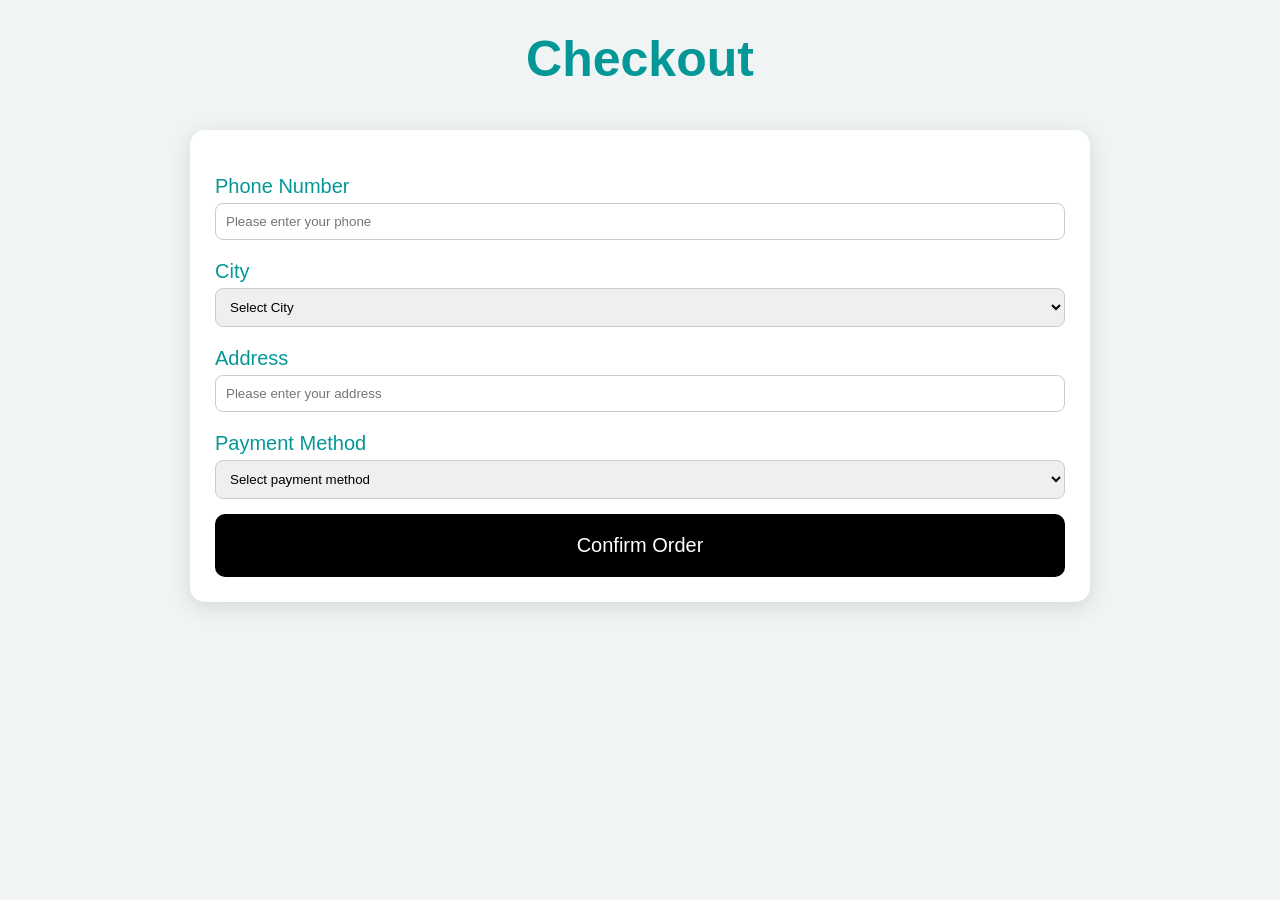
<file: checkout.html>
<!DOCTYPE html>
<html>
<head>
    <title>Checkout</title>

    <style>

        body {
            font-family: Arial;
            background-color: #f0f4f4;
        }
        

        h2 {
            font-size: 50px;
            text-align: center;
            color: rgb(4, 151, 151);
            margin-top: 30px;
        }
        

        .box {
            width: 850px;
            margin: 30px auto;
            background: white;
            padding: 25px;
            border-radius: 15px;
            box-shadow: 0 5px 20px rgb(210, 215, 215);
        }
        
        label {
            display: block;
            margin-top: 20px;
            color:rgb(4, 151, 151);
            font-size:20px;

        }

        input, select {
            width: 100%;
            padding: 10px;
            margin-top: 5px;
            border-radius: 8px;
            border: 1px solid #ccc;
            box-sizing: border-box;
        }

       

      
    .rev {
    width: 100%;
    background-color: black;
    color: white;
    border: none;
    padding: 20px;
    margin-top: 15px;
    cursor: pointer;
    border-radius: 10px;
    font-size: 20px;
    transition: 0.2s;
    display: block;
    text-align: center;
    text-decoration: none;
    }

  .rev:hover {
    background-color: rgb(4, 151, 151);
  }

    </style>
</head>

<body>

<h2>Checkout</h2>

<div class="box">

    <form action="received.html">

        <label>Phone Number</label>
        <input type="text" placeholder="Please enter your phone" required>

        <label>City</label>
        <select required>
            <option value="">Select City</option>
            <option>Cairo</option>
            <option>Giza</option>
            
       </select>
        <label>Address</label>
        <input type="text" placeholder="Please enter your address" required>

        <label>Payment Method</label>
        <select required>
            <option value="">Select payment method</option>
            <option>Cash</option>
            <option>Visa</option>
        </select>
    
    <button type="submit" class="rev">Confirm Order</button>


    </form>


</div>

</body>
</html>
</file>
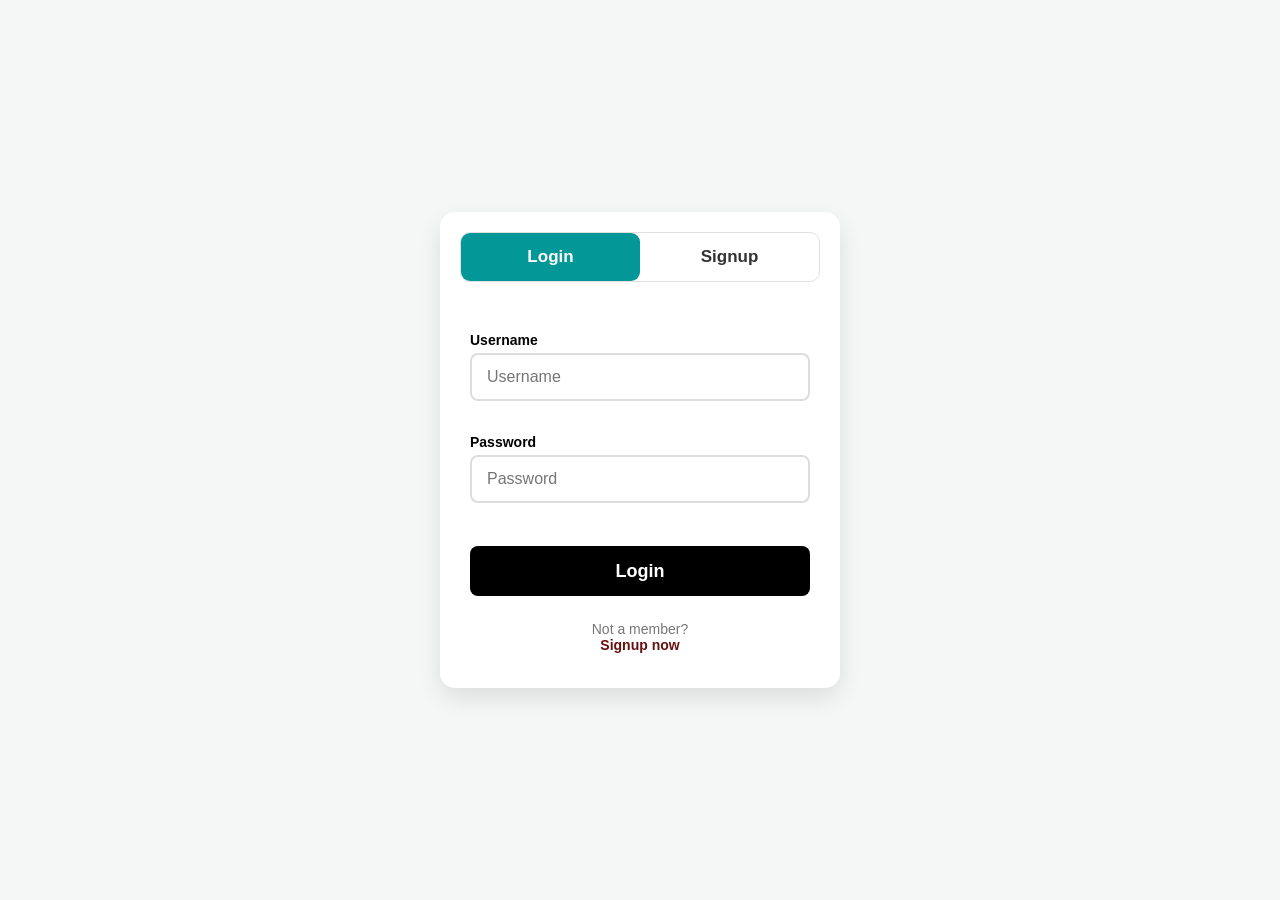
<file: entrance.html>
<!DOCTYPE html>
<html lang="en">
<head>
    <meta charset="UTF-8">
    <meta name="viewport" content="width=device-width, initial-scale=1.0">
    <title>Login & Signup</title>
    <style>
        
        * { margin: 0; box-sizing: border-box; }
        body {
            min-height: 100vh;
            display: grid;
            place-items: center; 
            background: #f4f7f6;
            font-family: sans-serif;
        }
        .wrapper { width: 90%; max-width: 400px; background: #fff; padding: 20px; border-radius: 15px; box-shadow: 0 10px 25px rgba(0,0,0,0.1); }
        input[type="radio"] { display: none; }
        .title-controls {
            display: flex; width: 100%; height: 50px; border: 1px solid #e0e0e0;
            border-radius: 10px; position: relative; margin-bottom: 25px;
        }
        .tab { flex: 1; text-align: center; line-height: 48px; font-size: 17px; font-weight: 600; cursor: pointer; z-index: 1; color: #333; transition: color 0.3s ease; }
        .slider-tab { position: absolute; height: 100%; width: 50%; left: 0; background: rgb(4,151,151); border-radius: 9px; transition: all 0.4s cubic-bezier(0.68, -0.55, 0.265, 1.55); }
        
        #login-tab:checked ~ .container .slider-tab { left: 0; }
        #signup-tab:checked ~ .container .slider-tab { left: 50%; }
        #login-tab:checked ~ .container .login-label { color: #fff; }
        #signup-tab:checked ~ .container .signup-label { color: #fff; }

        .container { width: 100%; overflow: hidden; }
        .form-inner { display: flex; width: 200%; transition: transform 0.5s cubic-bezier(0.68, -0.55, 0.265, 1.55); }
        .form-inner form { width: 50%; padding: 10px; }
        #signup-tab:checked ~ .container .form-inner { transform: translateX(-50%); }

        .field { margin-top: 15px; } 
        label { display: block; font-size: 14px; font-weight: 600; margin-bottom: 5px; }
        
        input:not([type="radio"]) { 
            width: 100%; 
            height: 48px; 
            padding: 0 15px; 
            border: 2px solid #ddd; 
            border-radius: 8px; 
            outline: none; 
            font-size: 16px; 
            transition: 0.3s; 
        }

        .msg {
            font-size: 12px;
            margin-top: 4px;
            height: 14px;
            font-weight: bold;
        }
        
        button { width: 100%; height: 50px; background: black; border: none; color: #fff; font-size: 18px; font-weight: 600; border-radius: 8px; cursor: pointer; margin-top: 25px; transition: background 0.3s; }
        button:hover { background: rgb(4,151,151); }

        .form-footer { text-align: center; margin-top: 25px; font-size: 14px; color: #777; }
        .form-footer label { color: #680f0f; cursor: pointer; font-weight: 600; }
    </style>
</head>
<body>

    <div class="wrapper">
        <input type="radio" name="slider" id="login-tab" checked>
        <input type="radio" name="slider" id="signup-tab">

        <div class="container">
            <div class="title-controls">
                <label for="login-tab" class="tab login-label">Login</label>
                <label for="signup-tab" class="tab signup-label">Signup</label>
                <div class="slider-tab"></div>
            </div>

            <div class="form-inner">
                <form class="login">
                    <div class="field">
                        <label>Username</label>
                        <input type="text" id="userIn" placeholder="Username" onkeyup="validate('userIn', 'userMsg')" required>
                        <p id="userMsg" class="msg"></p>
                    </div>
                    <div class="field">
                        <label>Password</label>
                        <input type="password" id="passIn" placeholder="Password" onkeyup="validate('passIn', 'passMsg')" required>
                        <p id="passMsg" class="msg"></p>
                    </div>
                    <button type="button" onclick="checkAllLogin()">Login</button>
                    <div class="form-footer">
                        Not a member? <label for="signup-tab">Signup now</label>
                    </div>
                </form>

                <form class="signup">
                    <div class="field">
                        <label>Full Name</label>
                        <input type="text" id="nameUp" placeholder="Full Name" onkeyup="validate('nameUp', 'nameMsg')" required>
                        <p id="nameMsg" class="msg"></p>
                    </div>
                    <div class="field">
                        <label>Email Address</label>
                        <input type="email" id="emailUp" placeholder="Email" onkeyup="validate('emailUp', 'emailMsg')" required>
                        <p id="emailMsg" class="msg"></p>
                    </div>
                    <button type="button" onclick="checkAllSignup()">Sign Up</button>
                    <div class="form-footer">
                        Already have an account? <label for="login-tab">Login now</label>
                    </div>
                </form>
            </div>
        </div>
    </div>

    <script>
    const correctUser = "ducks";
    const correctPass = "2006";

    
    function isEmailValid(email) {
        
        var pattern = /^[^\s@]+@[^\s@]+\.[^\s@]+$/;
        return pattern.test(email);
    }

    function validate(inputId, msgId) {
        var input = document.getElementById(inputId);
        var text = document.getElementById(msgId);

        if (input.value == "") {
            input.style.borderColor = "red";
            text.style.color = "red";
            text.innerHTML = input.placeholder + " is required";
        } 
        else {
            
            if (inputId === "emailUp" && !isEmailValid(input.value)) {
                input.style.borderColor = "red";
                text.style.color = "red";
                text.innerHTML = "Invalid email format (needs @ and .com)";
            } else {
                input.style.borderColor = "green";
                text.style.color = "green";
                text.innerHTML = "Entered " + input.placeholder;
            }
        }
    }

    function checkAllLogin() {
        validate('userIn', 'userMsg');
        validate('passIn', 'passMsg');

        var uInput = document.getElementById("userIn");
        var pInput = document.getElementById("passIn");
        var uMsg = document.getElementById("userMsg");
        var pMsg = document.getElementById("passMsg");

        if (uInput.value !== "" && pInput.value !== "") {
            if (uInput.value === correctUser && pInput.value === correctPass) {
                uMsg.style.color = "green";
                uMsg.innerHTML = "Success! Logging in...";
                pMsg.innerHTML = ""; 
                 window.location.href = "index.html"; 
            } else {
                uInput.style.borderColor = "red";
                pInput.style.borderColor = "red";
                uMsg.style.color = "red";
                pMsg.style.color = "red";
                uMsg.innerHTML = "Invalid Username";
                pMsg.innerHTML = "Invalid Password";
            }
        }
    }

    function checkAllSignup() {
        validate('nameUp', 'nameMsg');
        validate('emailUp', 'emailMsg');

        var nInput = document.getElementById("nameUp");
        var eInput = document.getElementById("emailUp");
        var eMsg = document.getElementById("emailMsg");

        if (nInput.value !== "" && eInput.value !== "") {
           
            if (!isEmailValid(eInput.value)) {
                eInput.style.borderColor = "red";
                eMsg.style.color = "red";
                eMsg.innerHTML = "Please enter a valid email address";
            } else {
                document.getElementById("nameMsg").innerHTML = "Signup Successful!";
            }
        }
    }
    </script>
</body>
</html>
</file>
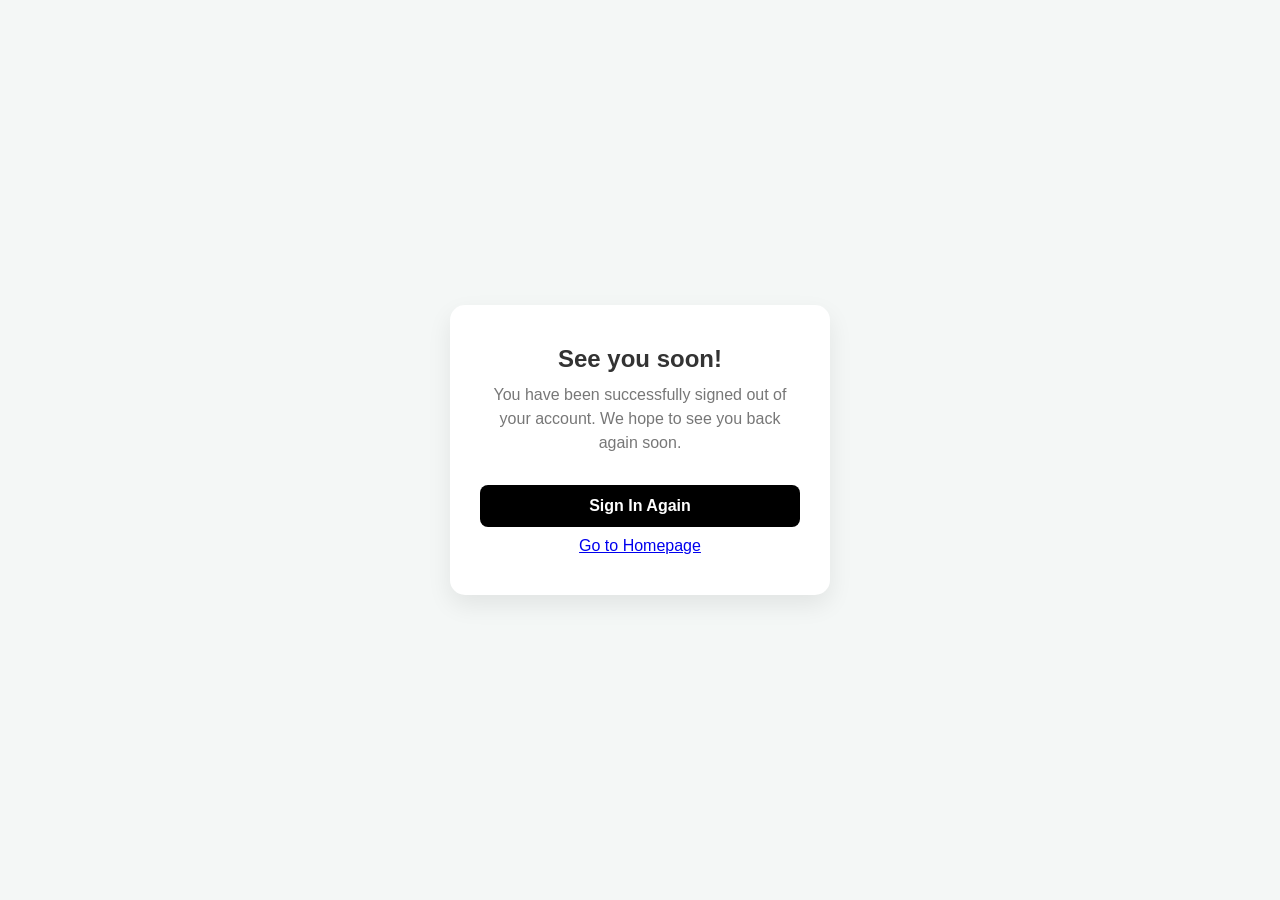
<file: exit.html>
<!DOCTYPE html>
<html lang="en">
<head>
    <meta charset="UTF-8">
    <meta name="viewport" content="width=device-width, initial-scale=1.0">
    <title>Signed Out</title>
    <link rel="stylesheet" href="https://cdnjs.cloudflare.com/ajax/libs/font-awesome/6.5.1/css/all.min.css">
    
    <style>
      
        * {
            margin: 0;
            padding: 0;
            box-sizing: border-box;
            font-family: 'Segoe UI', Tahoma, Geneva, Verdana, sans-serif;
        }

        body {
            height: 100vh;
            display: flex;
            align-items: center;
            justify-content: center;
            background: #f4f7f6;
        }

       
        .signout-card {
            width: 380px;
            background: #fff;
            padding: 40px 30px;
            border-radius: 15px;
            box-shadow: 0 10px 25px rgba(0,0,0,0.08);
            text-align: center;
        }

        h2 {
            color: #333;
            margin-bottom: 10px;
            font-size: 24px;
        }

        p {
            color: #777;
            font-size: 16px;
            line-height: 1.5;
            margin-bottom: 30px;
        }

        .btn-container {
            display: flex;
            flex-direction: column;
            gap: 10px;
        }

        .primary-btn {
            display: block;
            width: 100%;
            padding: 12px;
            background: black;
            color: white;
            text-decoration: none;
            border-radius: 8px;
            font-weight: 600;
            transition: background 0.3s;
        }

        .primary-btn:hover {
            background: rgb(4,151,151);
        }

        .secondary-link {
            font-size: 14px;
            color: #999;
            text-decoration: none;
            margin-top: 15px;
            display: inline-block;
        }

        .secondary-link:hover {
            color: #333;
        }
    </style>
</head>
<body>

    <div class="signout-card">
        <h2>See you soon!</h2>
        <p>You have been successfully signed out of your account. We hope to see you back again soon.</p>
        <div class="btn-container">
            <a href="entrance.html" class="primary-btn">
                Sign In Again
            </a>
            <a href="index.html">Go to Homepage</a>
        </div>
    </div>
</body>
</html>
</file>
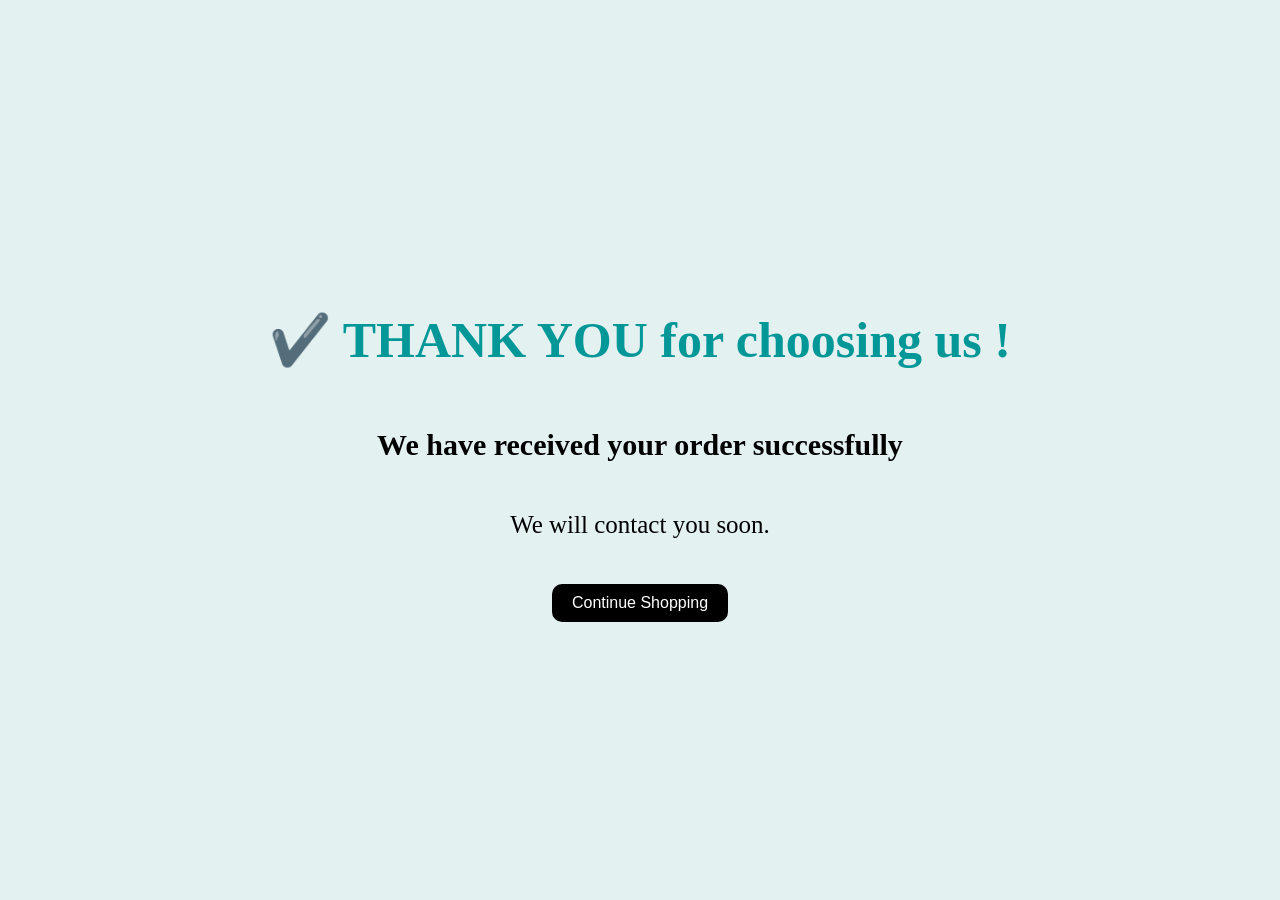
<file: received.html>
<!DOCTYPE html>
<html>
    <head>
        <title>recrived the order</title>
    </head>
    <style>
      body {
    margin: 0;
    height: 100vh;
    display: flex;
    flex-direction: column;
    justify-content: center;   
    align-items: center;       
    font-family: Arial;
    background-color: #e4f1f1;
}


h1 {
    color: rgb(4, 151, 151);
    font-size: 50px;
    font-family: serif;
}
h2{
    font-family: serif;
    font-size: 30px;

}
p{
    font-family: serif;
    font-size: 25px;
}

.home {
    display: inline-block;
    margin-top: 20px;
    text-decoration: none;
    background-color: black;
    color: white;
    padding: 10px 20px;
    border-radius: 10px;
}

.home:hover {
    background-color: rgb(4, 151, 151);
}  
    </style>
    <body>
    
    <h1>✔️ THANK YOU for choosing us !</h1>
    <h2>We have received your order successfully</h2>
    <p>We will contact you soon.</p>
    <a href="index.html" class="home">Continue Shopping</a>
    </body>
</html>
</file>
